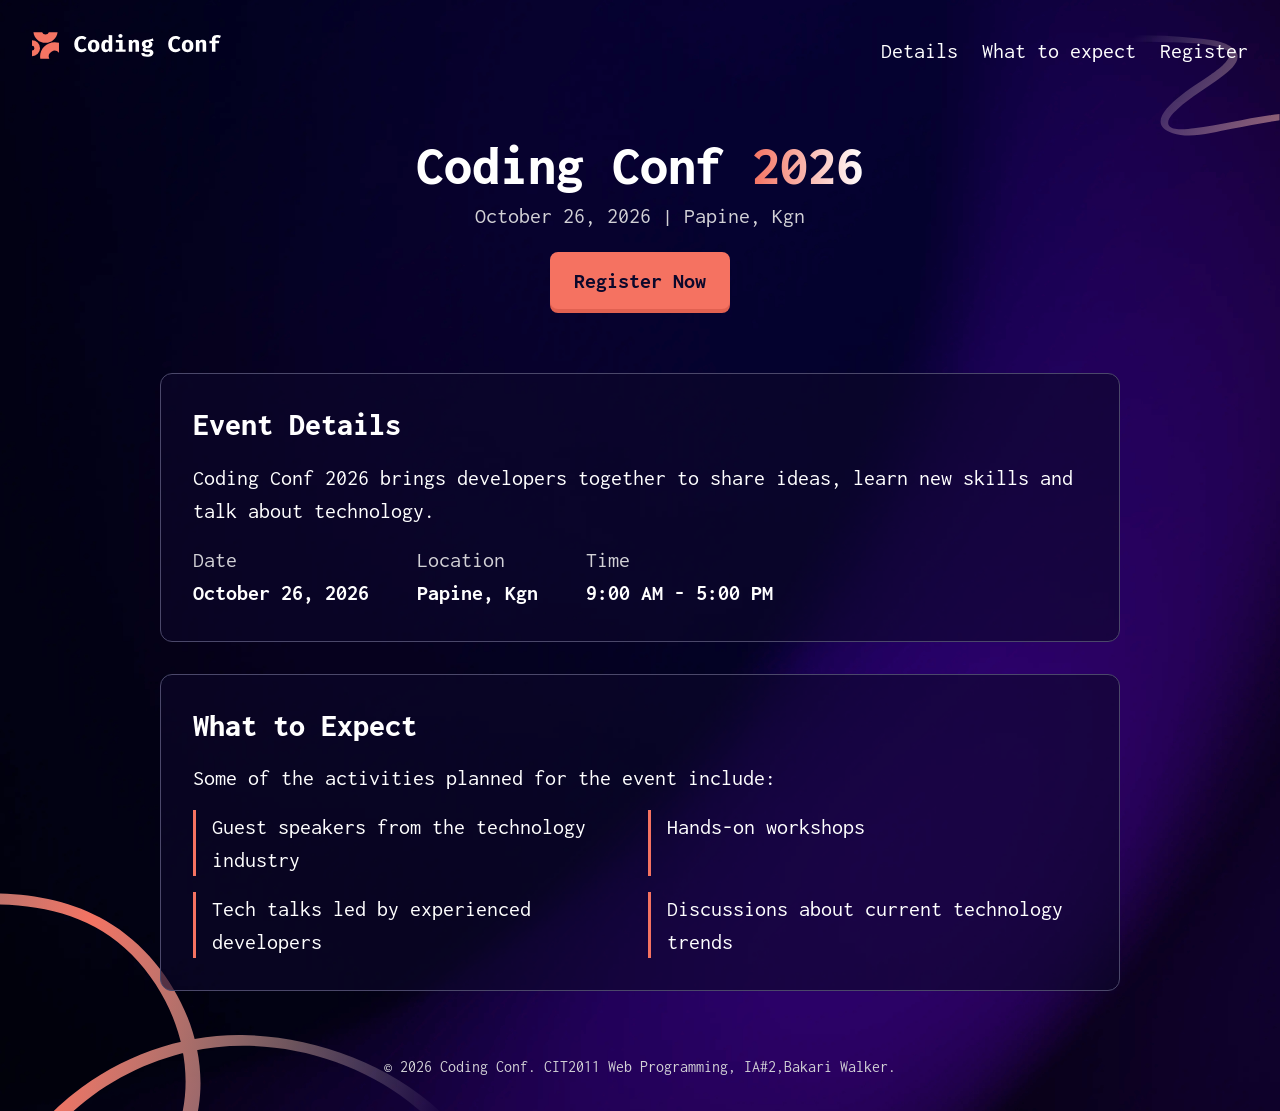
<file: index.html>
<!DOCTYPE html>
<html lang="en">
<head>
  <meta charset="UTF-8">
  <meta name="viewport" content="width=device-width, initial-scale=1">
  <title>Coding Conf 2026 | Papine, Kgn</title>
  <meta name="description" content="Coding Conf 2026 takes place on October 26, 2026 in Papine, Kgn. Register now to get your ticket.">
  <link rel="icon" href="assets/images/favicon-32x32.png">
  <link href="https://fonts.googleapis.com/css2?family=Inconsolata:wght@400;500;700;800&display=swap" rel="stylesheet">
  <link rel="stylesheet" href="css/style.css">
</head>
<body>
  <a class="skip-link" href="#main">Skip to main content</a>

  <header class="site-header">
    <a href="index.html">
      <img src="assets/images/logo-full.svg" alt="Coding Conf" width="190" height="30">
    </a>

    <nav aria-label="Main">
      <ul class="nav-list">
        <li><a href="#details">Details</a></li>
        <li><a href="#expect">What to expect</a></li>
        <li><a href="login.html">Register</a></li>
      </ul>
    </nav>
  </header>

  <main id="main">
    <section class="hero">
      <h1>Coding Conf <span class="gradient-text">2026</span></h1>
      <p class="lead">October 26, 2026 | Papine, Kgn</p>
      <a href="login.html" class="btn">Register Now</a>
    </section>

    <section id="details" class="panel">
      <h2>Event Details</h2>
      <p>Coding Conf 2026 brings developers together to share ideas, learn new skills and talk about technology.</p>

      <dl class="details">
        <div>
          <dt>Date</dt>
          <dd>October 26, 2026</dd>
        </div>
        <div>
          <dt>Location</dt>
          <dd>Papine, Kgn</dd>
        </div>
        <div>
          <dt>Time</dt>
          <dd>9:00 AM - 5:00 PM</dd>
        </div>
      </dl>
    </section>

    <section id="expect" class="panel">
      <h2>What to Expect</h2>
      <p>Some of the activities planned for the event include:</p>
      <ul class="expect-list">
        <li>Guest speakers from the technology industry</li>
        <li>Hands-on workshops</li>
        <li>Tech talks led by experienced developers</li>
        <li>Discussions about current technology trends</li>
      </ul>
    </section>
  </main>

  <footer class="site-footer">
    <p>&copy; 2026 Coding Conf. CIT2011 Web Programming, IA#2,Bakari Walker.</p>
  </footer>
</body>
</html>
</file>
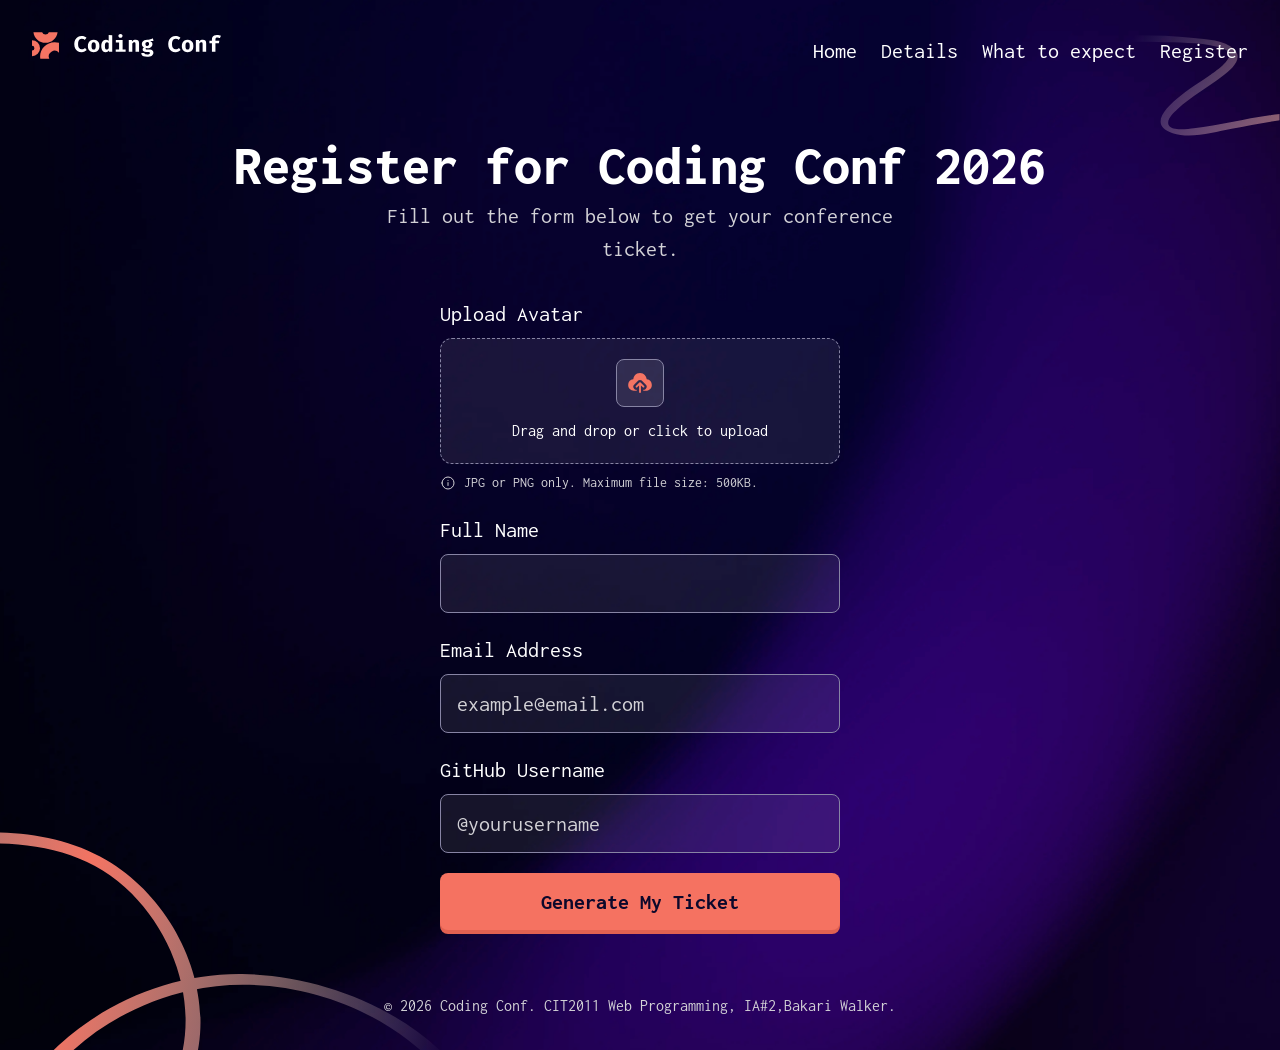
<file: login.html>
<!DOCTYPE html>
<html lang="en">
<head>
  <meta charset="UTF-8">
  <meta name="viewport" content="width=device-width, initial-scale=1">
  <title>Coding Conf 2026 | Register</title>
  <link rel="icon" href="assets/images/favicon-32x32.png">
  <link href="https://fonts.googleapis.com/css2?family=Inconsolata:wght@400;500;700;800&display=swap" rel="stylesheet">
  <link rel="stylesheet" href="css/style.css">
</head>
<body>
  <a class="skip-link" href="#main">Skip to main content</a>

  <header class="site-header">
    <a href="index.html">
      <img src="assets/images/logo-full.svg" alt="Coding Conf" width="190" height="30">
    </a>

    <nav aria-label="Main">
      <ul class="nav-list">
        <li><a href="index.html">Home</a></li>
        <li><a href="index.html#details">Details</a></li>
        <li><a href="index.html#expect">What to expect</a></li>
        <li><a href="login.html">Register</a></li>
      </ul>
    </nav>
  </header>

  <main id="main">
    <section class="hero">
      <h1>Register for Coding Conf 2026</h1>
      <p class="lead">Fill out the form below to get your conference ticket.</p>
    </section>

    <section>
      <form id="reg-form" class="form" action="#" method="post" novalidate>
        <div class="field">
          <label class="label" for="avatar">Upload Avatar</label>
          <div class="dropzone" id="dropzone">
            <input type="file" id="avatar" name="avatar" accept="image/png, image/jpeg" aria-describedby="avatar-hint avatar-error">
            <span class="dropzone__icon">
              <img src="assets/images/icon-upload.svg" alt="" width="30" height="30">
            </span>
            <span id="dropzone-text">Drag and drop or click to upload</span>
          </div>
          <p class="hint" id="avatar-hint">
            <img src="assets/images/icon-info.svg" alt="" width="16" height="16">
            JPG or PNG only. Maximum file size: 500KB.
          </p>
          <p class="error" id="avatar-error" aria-live="polite"></p>
        </div>

        <div class="field">
          <label class="label" for="fullname">Full Name</label>
          <input type="text" id="fullname" name="fullname" autocomplete="name" aria-describedby="fullname-error">
          <p class="error" id="fullname-error" aria-live="polite"></p>
        </div>

        <div class="field">
          <label class="label" for="email">Email Address</label>
          <input type="email" id="email" name="email" placeholder="example@email.com" autocomplete="email" aria-describedby="email-error">
          <p class="error" id="email-error" aria-live="polite"></p>
        </div>

        <div class="field">
          <label class="label" for="github">GitHub Username</label>
          <input type="text" id="github" name="github" placeholder="@yourusername" autocomplete="off" aria-describedby="github-error">
          <p class="error" id="github-error" aria-live="polite"></p>
        </div>

        <button type="submit" class="btn btn--block">Generate My Ticket</button>
      </form>
    </section>
  </main>

  <footer class="site-footer">
    <p>&copy; 2026 Coding Conf. CIT2011 Web Programming, IA#2,Bakari Walker.</p>
  </footer>

  <script src="js/validation.js"></script>
</body>
</html>
</file>
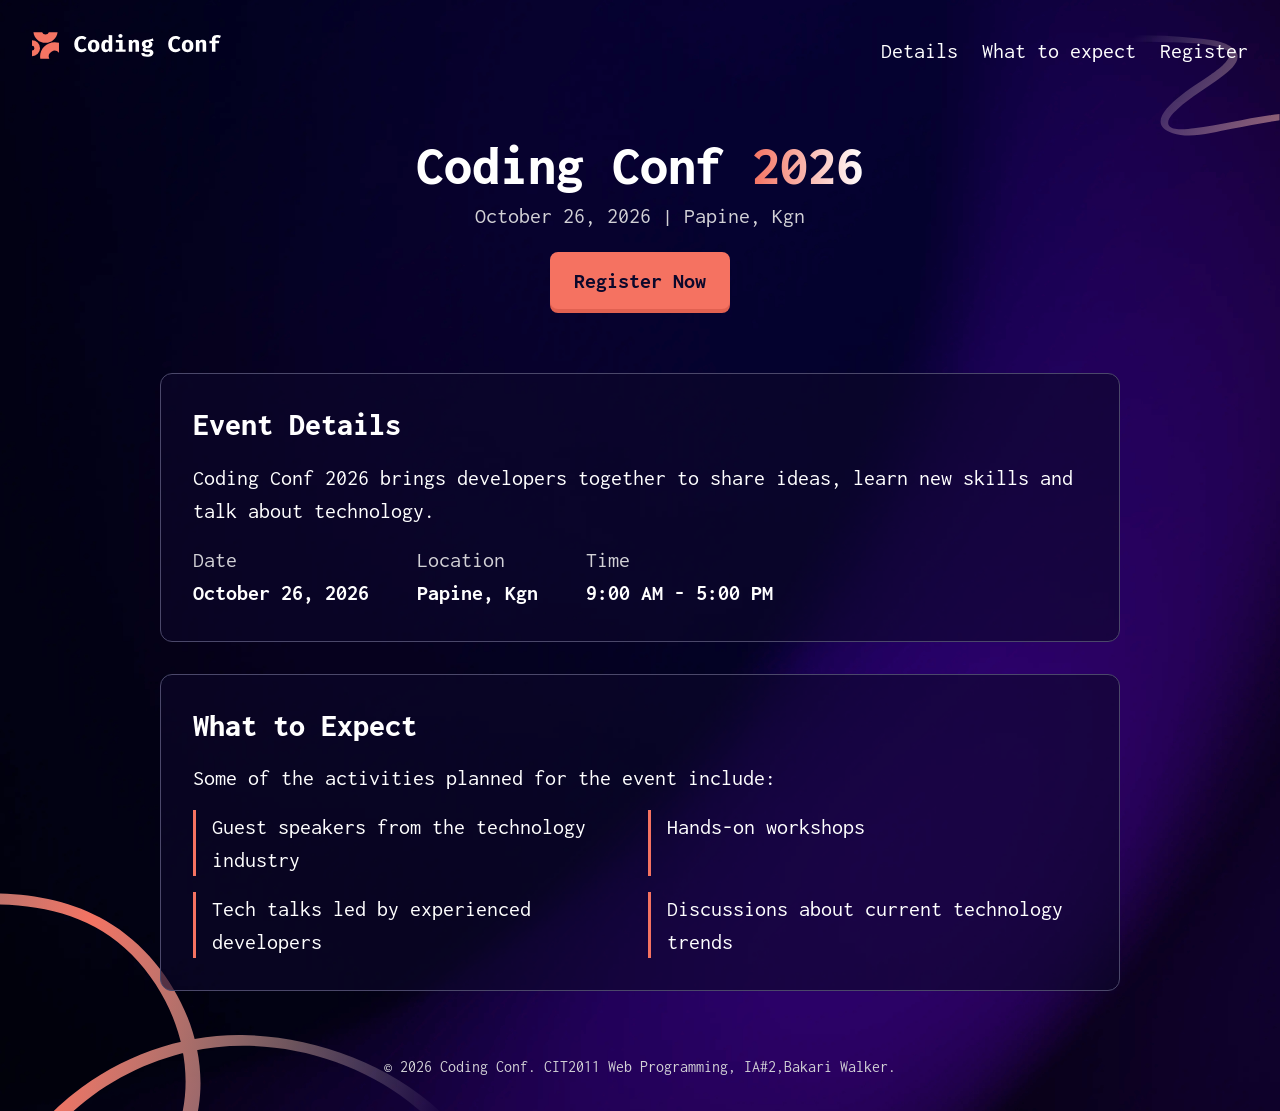
<file: ticket.html>
<!DOCTYPE html>
<html lang="en">
<head>
  <meta charset="UTF-8">
  <meta name="viewport" content="width=device-width, initial-scale=1">
  <title>Coding Conf 2026 | Ticket</title>
  <link rel="icon" href="assets/images/favicon-32x32.png">
  <link href="https://fonts.googleapis.com/css2?family=Inconsolata:wght@400;500;700;800&display=swap" rel="stylesheet">
  <link rel="stylesheet" href="css/style.css">
</head>
<body>
  <a class="skip-link" href="#main">Skip to main content</a>

  <header class="site-header">
    <a href="index.html">
      <img src="assets/images/logo-full.svg" alt="Coding Conf" width="190" height="30">
    </a>

    <nav aria-label="Main">
      <ul class="nav-list">
        <li><a href="index.html">Home</a></li>
        <li><a href="index.html#details">Details</a></li>
        <li><a href="index.html#expect">What to expect</a></li>
        <li><a href="login.html">Register</a></li>
      </ul>
    </nav>
  </header>

  <main id="main" hidden>
    <section class="hero">
      <h1>Congrats, <span class="gradient-text" id="out-name-heading"></span>! Your ticket is ready.</h1>
      <p class="lead">Your ticket details have been sent to <span class="accent" id="out-email"></span>.</p>
    </section>

    <section aria-label="Your conference ticket">
      <article class="ticket">
        <div class="ticket__main">
          <img src="assets/images/logo-full.svg" alt="Coding Conf" width="190" height="30">
          <p class="ticket__meta">October 26, 2026 / Papine, Kgn</p>

          <div class="ticket__person">
            <img class="ticket__avatar" id="out-avatar" src="assets/images/image-avatar.jpg" alt="Profile photo" width="72" height="72">
            <p class="ticket__name" id="out-name"></p>
            <a class="ticket__github" id="out-github" href="https://github.com/">
              <img src="assets/images/icon-github.svg" alt="" width="20" height="20">
              <span id="out-github-text"></span>
            </a>
          </div>
        </div>

        <p class="ticket__serial" id="out-serial" aria-label="Ticket number"></p>
      </article>
    </section>

    <p class="back"><a href="login.html">Register another attendee</a></p>
  </main>

  <footer class="site-footer">
    <p>&copy; 2026 Coding Conf. CIT2011 Web Programming, IA#2,Bakari Walker.</p>
  </footer>

  <script src="js/ticket.js"></script>
</body>
</html>
</file>
<file: css/style.css>
/* Colors, fonts and sizes */
:root {
  --white: hsl(0, 0%, 100%);
  --grey-light: hsl(252, 6%, 83%);
  --grey: hsl(245, 15%, 58%);
  --grey-dark: hsl(245, 19%, 35%);
  --purple-dark: hsl(248, 70%, 10%);
  --orange: hsl(7, 88%, 67%);
  --orange-dark: hsl(7, 71%, 60%);

  --font: "Inconsolata", "Courier New", monospace;
  --text-body: clamp(1.125rem, 1rem + 0.5vw, 1.375rem);
  --text-h1: clamp(2rem, 1.2rem + 3.5vw, 3.5rem);
  --text-h2: clamp(1.5rem, 1.2rem + 1.2vw, 2rem);
  --space: clamp(1rem, 0.5rem + 2vw, 2rem);
}

/* Basic reset */
*,
*::before,
*::after {
  box-sizing: border-box;
}

:where(body, h1, h2, p, dl, dd, ul) {
  margin: 0;
  padding: 0;
}

ul {
  list-style: none;
}

img {
  max-width: 100%;
  height: auto;
}

/* Page layout */
body {
  min-height: 100vh;
  display: flex;
  flex-direction: column;
  position: relative;
  overflow-x: hidden;
  font-family: var(--font);
  font-size: var(--text-body);
  line-height: 1.5;
  color: var(--white);
  background-color: var(--purple-dark);
  background-image: url("../assets/images/background-mobile.png");
  background-position: center top;
  background-size: cover;
  background-repeat: no-repeat;
}

/* Background patterns */
body::before,
body::after {
  content: "";
  position: absolute;
  z-index: -1;
  pointer-events: none;
  background-repeat: no-repeat;
  background-size: contain;
}

body::before {
  top: 2rem;
  right: 0;
  width: 8rem;
  height: 5rem;
  background-image: url("../assets/images/pattern-squiggly-line-top.svg");
}

body::after {
  bottom: 0;
  left: 0;
  width: 12rem;
  height: 8rem;
  background-image: url("../assets/images/pattern-squiggly-line-bottom-mobile-tablet.svg");
}

/* Headings */
:is(h1, h2) {
  font-weight: 800;
  line-height: 1.2;
}

h1 {
  font-size: var(--text-h1);
}

h2 {
  font-size: var(--text-h2);
}

a {
  color: inherit;
}

:where(a, button, input, .dropzone):focus-visible,
.dropzone:focus-within {
  outline: 3px solid var(--orange);
  outline-offset: 3px;
}

/* Accessibility link */
.skip-link {
  position: absolute;
  top: -4rem;
  left: 1rem;
  padding: 0.5rem 1rem;
  background: var(--orange);
  color: var(--purple-dark);
  font-weight: 700;
}

.skip-link:focus {
  top: 1rem;
}

.gradient-text {
  background: linear-gradient(to right, var(--orange), var(--white));
  background-clip: text;
  color: transparent;
}

.accent {
  color: var(--orange);
}

/* Header */
.site-header {
  display: flex;
  flex-wrap: wrap;
  align-items: center;
  justify-content: space-between;
  gap: 1rem;
  padding: var(--space);
}

.nav-list {
  display: flex;
  flex-wrap: wrap;
  gap: 0.5rem 1.5rem;
}

.nav-list a {
  text-decoration: none;
}

.nav-list a:hover,
.nav-list a:focus-visible {
  color: var(--orange);
  text-decoration: underline;
}

/* Main content */
main {
  flex: 1;
  width: min(100% - 2 * var(--space), 60rem);
  margin: 0 auto;
}

.hero {
  padding: var(--space) 0;
  text-align: center;
}

.hero .btn {
  display: inline-block;
  margin-top: 1.25rem;
}

.lead {
  max-width: 36rem;
  margin: 0 auto;
  color: var(--grey-light);
}

/* Content panels */
.panel {
  margin: var(--space) 0;
  padding: var(--space);
  border: 1px solid var(--grey-dark);
  border-radius: 0.75rem;
  background: hsla(248, 70%, 10%, 0.6);
}

.panel h2 {
  margin-bottom: 1rem;
}

.details {
  display: flex;
  flex-wrap: wrap;
  gap: 1rem 3rem;
  margin-top: 1rem;
}

.details dt {
  color: var(--grey-light);
}

.details dd {
  font-weight: 700;
}

.expect-list {
  display: grid;
  gap: 1rem;
  margin-top: 1rem;
}

.expect-list li {
  padding-left: 1rem;
  border-left: 3px solid var(--orange);
}

/* Footer */
.site-footer {
  padding: var(--space);
  text-align: center;
  font-size: 1rem;
  color: var(--grey-light);
}

.back {
  margin: var(--space) 0;
  text-align: center;
}

/* Buttons */
.btn {
  display: inline-block;
  padding: 0.75rem 1.5rem;
  border: none;
  border-radius: 0.5rem;
  background: var(--orange);
  color: var(--purple-dark);
  font: inherit;
  font-weight: 700;
  text-align: center;
  text-decoration: none;
  cursor: pointer;
  box-shadow: 0 4px 0 var(--orange-dark);
}

.btn:hover,
.btn:focus-visible {
  background: var(--orange-dark);
}

.btn--block {
  display: block;
  width: 100%;
}

/* Registration form */
.form {
  width: min(100%, 25rem);
  margin: 0 auto var(--space);
}

.field {
  margin-bottom: 1.25rem;
}

/* Labels and form headings */
:is(.label, .field label) {
  display: block;
  margin-bottom: 0.5rem;
}

.form input:not([type="file"]) {
  width: 100%;
  padding: 0.75rem 1rem;
  border: 1px solid var(--grey);
  border-radius: 0.5rem;
  background: hsla(0, 0%, 100%, 0.08);
  color: var(--white);
  font: inherit;
}

.form input:not([type="file"]):hover {
  background: hsla(0, 0%, 100%, 0.15);
}

.form input::placeholder {
  color: var(--grey-light);
}

/* Highlight fields with errors */
.field:has([aria-invalid="true"]) input:not([type="file"]) {
  border-color: var(--orange);
}

.field:has(input:focus) {
  border-radius: 0.5rem;
}

/* Upload area */
.dropzone {
  position: relative;
  display: flex;
  flex-direction: column;
  align-items: center;
  gap: 0.75rem;
  padding: 1.25rem 1rem;
  border: 1px dashed var(--grey);
  border-radius: 0.75rem;
  background: hsla(0, 0%, 100%, 0.08);
  font-size: 1rem;
  text-align: center;
}

.dropzone:hover {
  background: hsla(0, 0%, 100%, 0.15);
}

.dropzone input {
  position: absolute;
  top: 0;
  left: 0;
  width: 100%;
  height: 100%;
  opacity: 0;
  cursor: pointer;
}

.dropzone__icon {
  display: grid;
  place-items: center;
  width: 3rem;
  height: 3rem;
  border: 1px solid var(--grey);
  border-radius: 0.5rem;
  background: hsla(0, 0%, 100%, 0.1);
}

.hint,
.error {
  display: flex;
  align-items: center;
  gap: 0.5rem;
  margin-top: 0.5rem;
  font-size: 0.875rem;
}

.hint {
  color: var(--grey-light);
}

.error {
  color: var(--orange);
}

.error:empty {
  display: none;
}

.error::before {
  content: "";
  width: 1rem;
  height: 1rem;
  background-image: url("../assets/images/icon-info.svg");
  background-position: center;
  background-size: contain;
  background-repeat: no-repeat;
}

/* Ticket */
.ticket {
  display: flex;
  max-width: 34rem;
  margin: var(--space) auto;
  border: 1px solid hsla(0, 0%, 100%, 0.7);
  border-radius: 1.25rem;
  background: linear-gradient(
    135deg,
    hsla(0, 0%, 100%, 0.18),
    hsla(260, 60%, 60%, 0.3)
  );
  backdrop-filter: blur(12px);
}

.ticket__main {
  flex: 1;
  padding: 1.25rem;
}

.ticket__main > img {
  width: clamp(9rem, 40vw, 12rem);
}

.ticket__meta {
  margin-top: 0.5rem;
  font-size: 1rem;
  color: var(--grey-light);
}

.ticket__person {
  margin-top: 1.5rem;
  overflow: hidden;
}

.ticket__avatar {
  float: left;
  width: 4.5rem;
  height: 4.5rem;
  margin-right: 1rem;
  border-radius: 0.75rem;
  object-fit: cover;
}

.ticket__name {
  font-size: 1.5rem;
  overflow-wrap: anywhere;
}

.ticket__github {
  display: inline-flex;
  align-items: center;
  gap: 0.5rem;
  font-size: 1rem;
  color: var(--grey-light);
  text-decoration: none;
  overflow-wrap: anywhere;
}

.ticket__github:hover {
  color: var(--orange);
}

.ticket__serial {
  margin: 0;
  padding: 1rem 0.75rem;
  border-left: 2px dashed var(--grey);
  color: var(--grey-light);
  font-size: 1.5rem;
  writing-mode: vertical-rl;
  text-align: center;
}

/* Tablet */
@media (min-width: 40em) {
  body {
    background-image: url("../assets/images/background-tablet.png");
  }

  .expect-list {
    grid-template-columns: repeat(2, 1fr);
  }
}

/* Desktop */
@media (min-width: 64em) {
  body {
    background-image: url("../assets/images/background-desktop.png");
  }

  body::before {
    width: 14rem;
    height: 9rem;
  }

  body::after {
    width: 30rem;
    height: 14rem;
    background-image: url("../assets/images/pattern-squiggly-line-bottom-desktop.svg");
  }
}

/* Links that are not part of the navigation */
a:not(.nav-list a) {
  text-underline-offset: 0.2em;
}
</file>
